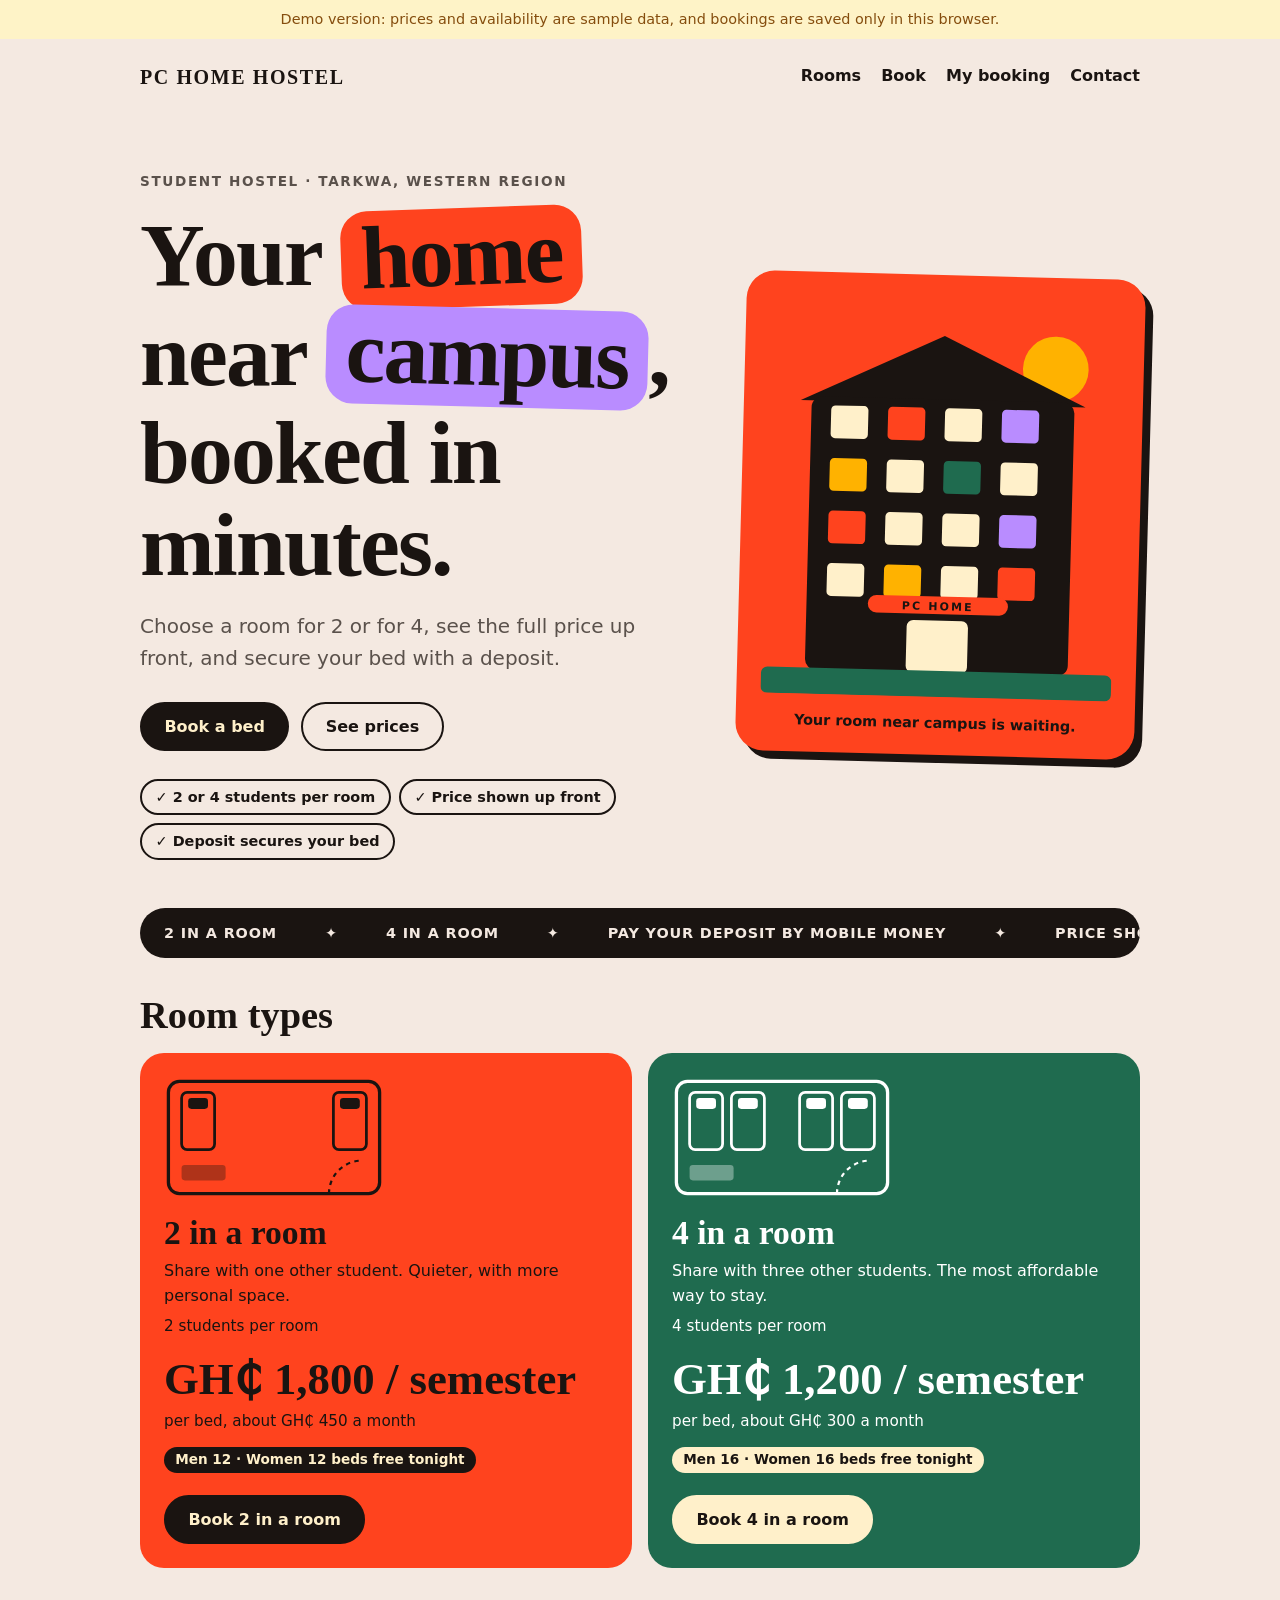
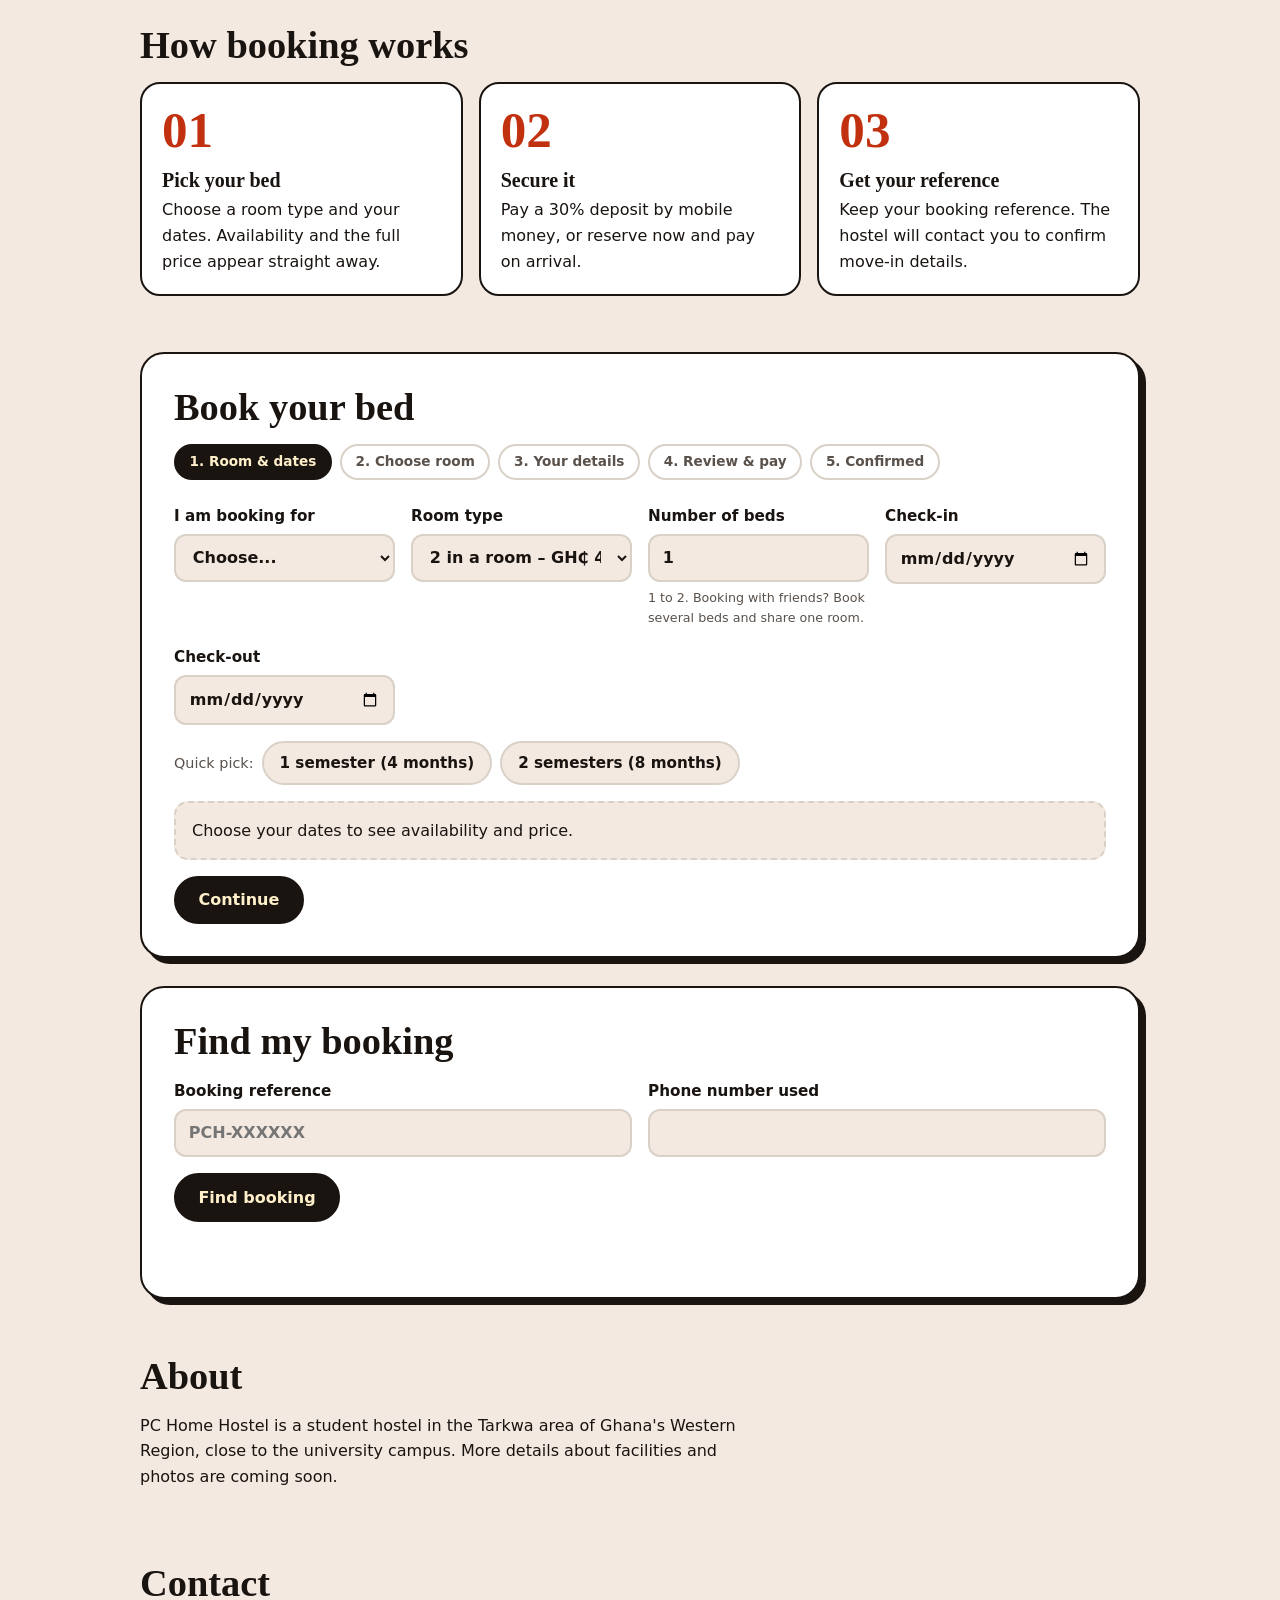
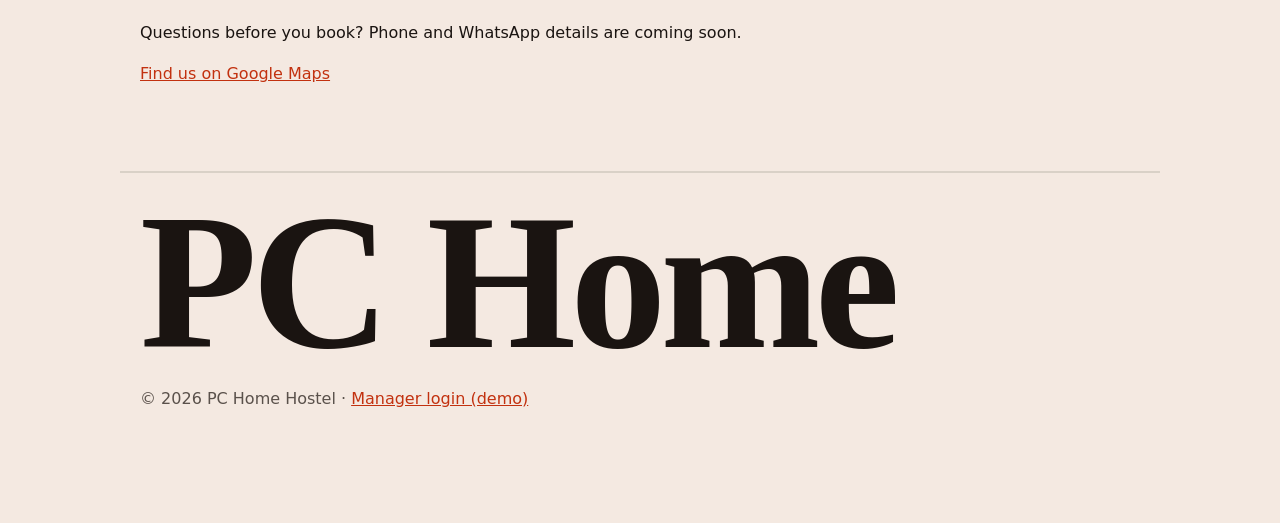
<file: index.html>
<!doctype html>
<html lang="en">
<head>
  <meta charset="utf-8">
  <meta name="viewport" content="width=device-width, initial-scale=1">
  <title>PC Home Hostel | Student Accommodation in Tarkwa</title>
  <meta name="theme-color" content="#FF431E">
  <meta name="description" content="Book a bed at PC Home Hostel, student accommodation in Tarkwa, Western Region, Ghana. Rooms for 2 or 4 students.">
  <link rel="stylesheet" href="style.css">
</head>
<body>
  <div class="demo-banner" role="note">Demo version: prices and availability are sample data, and bookings are saved only in this browser.</div>

  <header class="site-header">
    <a class="brand" href="#top">PC Home Hostel</a>
    <nav aria-label="Main">
      <a href="#rooms">Rooms</a>
      <a href="#book">Book</a>
      <a href="#lookup">My booking</a>
      <a href="#contact">Contact</a>
    </nav>
  </header>

  <main id="top">
    <section class="hero">
      <div class="hero-text">
        <p class="eyebrow">Student hostel &middot; Tarkwa, Western Region</p>
        <h1>Your <span class="hl hl-orange">home</span> near <span class="hl hl-purple">campus</span>, booked in minutes.</h1>
        <p class="lead">Choose a room for 2 or for 4, see the full price up front, and secure your bed with a deposit.</p>
        <div class="actions">
          <a class="button" href="#book">Book a bed</a>
          <a class="button ghost" href="#rooms">See prices</a>
        </div>
        <ul class="facts">
          <li>2 or 4 students per room</li>
          <li>Price shown up front</li>
          <li>Deposit secures your bed</li>
        </ul>
      </div>
      <div class="hero-art" aria-hidden="true">
        <svg viewBox="0 0 320 360" role="presentation">
          <circle cx="262" cy="58" r="30" fill="#FFB200"/>
          <path d="M30 92 L160 30 L290 92 Z" fill="#1A1411"/>
          <rect x="40" y="88" width="240" height="250" rx="10" fill="#1A1411"/>
          <rect x="58" y="96" width="34" height="30" rx="4" fill="#FFF0CA"/><rect x="110" y="96" width="34" height="30" rx="4" fill="#FF431E"/><rect x="162" y="96" width="34" height="30" rx="4" fill="#FFF0CA"/><rect x="214" y="96" width="34" height="30" rx="4" fill="#B98CFF"/><rect x="58" y="144" width="34" height="30" rx="4" fill="#FFB200"/><rect x="110" y="144" width="34" height="30" rx="4" fill="#FFF0CA"/><rect x="162" y="144" width="34" height="30" rx="4" fill="#1F6B4F"/><rect x="214" y="144" width="34" height="30" rx="4" fill="#FFF0CA"/><rect x="58" y="192" width="34" height="30" rx="4" fill="#FF431E"/><rect x="110" y="192" width="34" height="30" rx="4" fill="#FFF0CA"/><rect x="162" y="192" width="34" height="30" rx="4" fill="#FFF0CA"/><rect x="214" y="192" width="34" height="30" rx="4" fill="#B98CFF"/><rect x="58" y="240" width="34" height="30" rx="4" fill="#FFF0CA"/><rect x="110" y="240" width="34" height="30" rx="4" fill="#FFB200"/><rect x="162" y="240" width="34" height="30" rx="4" fill="#FFF0CA"/><rect x="214" y="240" width="34" height="30" rx="4" fill="#FF431E"/>
          <rect x="132" y="290" width="56" height="48" rx="6" fill="#FFF0CA"/>
          <rect x="96" y="268" width="128" height="16" rx="8" fill="#FF431E"/>
          <text x="160" y="280.5" text-anchor="middle" font-family="system-ui, sans-serif" font-size="10" font-weight="800" letter-spacing="2" fill="#1A1411">PC HOME</text>
          <rect x="0" y="336" width="320" height="24" rx="6" fill="#1F6B4F"/>
        </svg>
        <p class="art-tag">Your room near campus is waiting.</p>
      </div>
    </section>

    <div class="marquee" aria-hidden="true"><div class="marquee-track">
      <span>2 in a room</span><span>4 in a room</span><span>Pay your deposit by mobile money</span><span>Price shown up front</span><span>Tarkwa, Western Region</span>
      <span>2 in a room</span><span>4 in a room</span><span>Pay your deposit by mobile money</span><span>Price shown up front</span><span>Tarkwa, Western Region</span>
    </div></div>

    <section id="rooms">
      <h2>Room types</h2>
      <div class="cards" id="room-cards"></div>
    </section>

    <section id="how">
      <h2>How booking works</h2>
      <ol class="how">
        <li><strong>Pick your bed</strong><span>Choose a room type and your dates. Availability and the full price appear straight away.</span></li>
        <li><strong>Secure it</strong><span>Pay a 30% deposit by mobile money, or reserve now and pay on arrival.</span></li>
        <li><strong>Get your reference</strong><span>Keep your booking reference. The hostel will contact you to confirm move-in details.</span></li>
      </ol>
    </section>

    <section id="book" class="panel">
      <h2>Book your bed</h2>
      <ol class="steps" id="steps" aria-label="Booking steps">
        <li>Room &amp; dates</li><li>Choose room</li><li>Your details</li><li>Review &amp; pay</li><li>Confirmed</li>
      </ol>

      <!-- Step 1 -->
      <form id="step1" class="step" novalidate>
        <div class="grid">
          <label>I am booking for
            <select id="gender" required>
              <option value="">Choose...</option>
              <option value="male">Male</option>
              <option value="female">Female</option>
            </select>
          </label>
          <label>Room type
            <select id="type" required></select>
          </label>
          <label>Number of beds
            <input id="beds" type="number" min="1" max="2" value="1" inputmode="numeric" required>
            <small id="beds-help"></small>
          </label>
          <label>Check-in
            <input id="checkin" type="date" required>
          </label>
          <label>Check-out
            <input id="checkout" type="date" required>
          </label>
        </div>
        <div class="chips" role="group" aria-label="Quick stay length">
          <span class="chips-label">Quick pick:</span>
          <button type="button" class="chip" data-months="4" aria-pressed="false">1 semester (4 months)</button>
          <button type="button" class="chip" data-months="8" aria-pressed="false">2 semesters (8 months)</button>
        </div>
        <div id="quote" class="quote" aria-live="polite">Choose your dates to see availability and price.</div>
        <button class="button" id="to-details" type="submit">Continue</button>
      </form>

      <!-- Choose room -->
      <form id="steproom" class="step" hidden novalidate>
        <h3 id="room-title" tabindex="-1">Choose your room</h3>
        <p class="note" id="room-intro"></p>
        <p class="meta" id="room-sample" hidden>These are sample rooms for the demo. The manager loads the real room list.</p>
        <div class="room-tools">
          <label>Find a room number
            <input id="room-search" type="search" placeholder="For example A104" autocomplete="off">
          </label>
          <button class="button ghost" type="button" id="any-room">Give me any available room</button>
        </div>
        <p class="note" id="room-note" role="status"></p>
        <div id="room-grid" class="room-grid"></div>
        <p class="picked" id="room-picked"></p>
        <p class="error" id="err-room" role="alert"></p>
        <div class="actions">
          <button class="button ghost" type="button" data-back="1">Back</button>
          <button class="button" id="room-continue" type="submit" disabled>Continue</button>
        </div>
      </form>

      <!-- Step 2 -->
      <form id="step2" class="step" hidden novalidate>
        <div class="grid">
          <label>Full name
            <input id="name" type="text" autocomplete="name" required>
          </label>
          <label>Phone / WhatsApp
            <input id="phone" type="tel" autocomplete="tel" placeholder="024 000 0000" required>
          </label>
          <label>Email
            <input id="email" type="email" autocomplete="email" required>
          </label>
          <label>Notes (optional)
            <input id="notes" type="text" maxlength="200" placeholder="Anything we should know?">
          </label>
        </div>
        <p class="error" id="err2" role="alert"></p>
        <div class="actions">
          <button class="button ghost" type="button" data-back="2">Back</button>
          <button class="button" type="submit">Continue</button>
        </div>
      </form>

      <!-- Step 3 -->
      <form id="step3" class="step" hidden novalidate>
        <div id="review"></div>
        <fieldset class="pay">
          <legend>How would you like to secure your bed?</legend>
          <label class="radio"><input type="radio" name="pay" value="now" checked> Pay the deposit now with mobile money (simulated)</label>
          <label class="radio"><input type="radio" name="pay" value="later"> Reserve now and pay on arrival</label>
          <div id="momo" class="grid">
            <label>Network
              <select id="network"><option>MTN MoMo</option><option>Telecel Cash</option><option>AirtelTigo Money</option></select>
            </label>
            <label>Mobile money number
              <input id="momo-number" type="tel" placeholder="024 000 0000">
            </label>
          </div>
        </fieldset>
        <p class="error" id="err3" role="alert"></p>
        <div class="actions">
          <button class="button ghost" type="button" data-back="3">Back</button>
          <button class="button" id="confirm" type="submit">Confirm booking</button>
        </div>
      </form>

      <!-- Step 4 -->
      <div id="step4" class="step" hidden>
        <h3 id="done-title" tabindex="-1">Booking received</h3>
        <p class="ref">Your reference: <strong id="done-ref"></strong></p>
        <div id="done-summary"></div>
        <p class="note">Keep your reference and phone number. You can look up or cancel your booking below.</p>
        <div class="actions">
          <button class="button" type="button" id="print">Print / save</button>
          <button class="button ghost" type="button" id="again">Make another booking</button>
        </div>
      </div>
    </section>

    <section id="lookup" class="panel">
      <h2>Find my booking</h2>
      <form id="lookup-form" novalidate>
        <div class="grid">
          <label>Booking reference
            <input id="l-ref" type="text" placeholder="PCH-XXXXXX" autocapitalize="characters" required>
          </label>
          <label>Phone number used
            <input id="l-phone" type="tel" required>
          </label>
        </div>
        <button class="button" type="submit">Find booking</button>
      </form>
      <p class="error" id="l-err" role="alert"></p>
      <div id="l-result"></div>
    </section>

    <section id="about">
      <h2>About</h2>
      <p>PC Home Hostel is a student hostel in the Tarkwa area of Ghana's Western Region, close to the university campus. More details about facilities and photos are coming soon.</p>
    </section>

    <section id="contact">
      <h2>Contact</h2>
      <p>Questions before you book? Phone and WhatsApp details are coming soon.</p>
      <p><a href="https://www.google.com/maps/search/?api=1&amp;query=PC+Home+Hostel+Tarkwa">Find us on Google Maps</a></p>
    </section>
  </main>

  <footer class="site-footer">
    <p class="wordmark" aria-hidden="true">PC Home</p>
    <p>&copy; <span id="year"></span> PC Home Hostel &middot; <a href="admin.html">Manager login (demo)</a></p>
  </footer>
  <a class="button sticky-cta" id="sticky" href="#book">Book a bed</a>
  <script src="store.js"></script>
  <script src="script.js"></script>
</body>
</html>
</file>
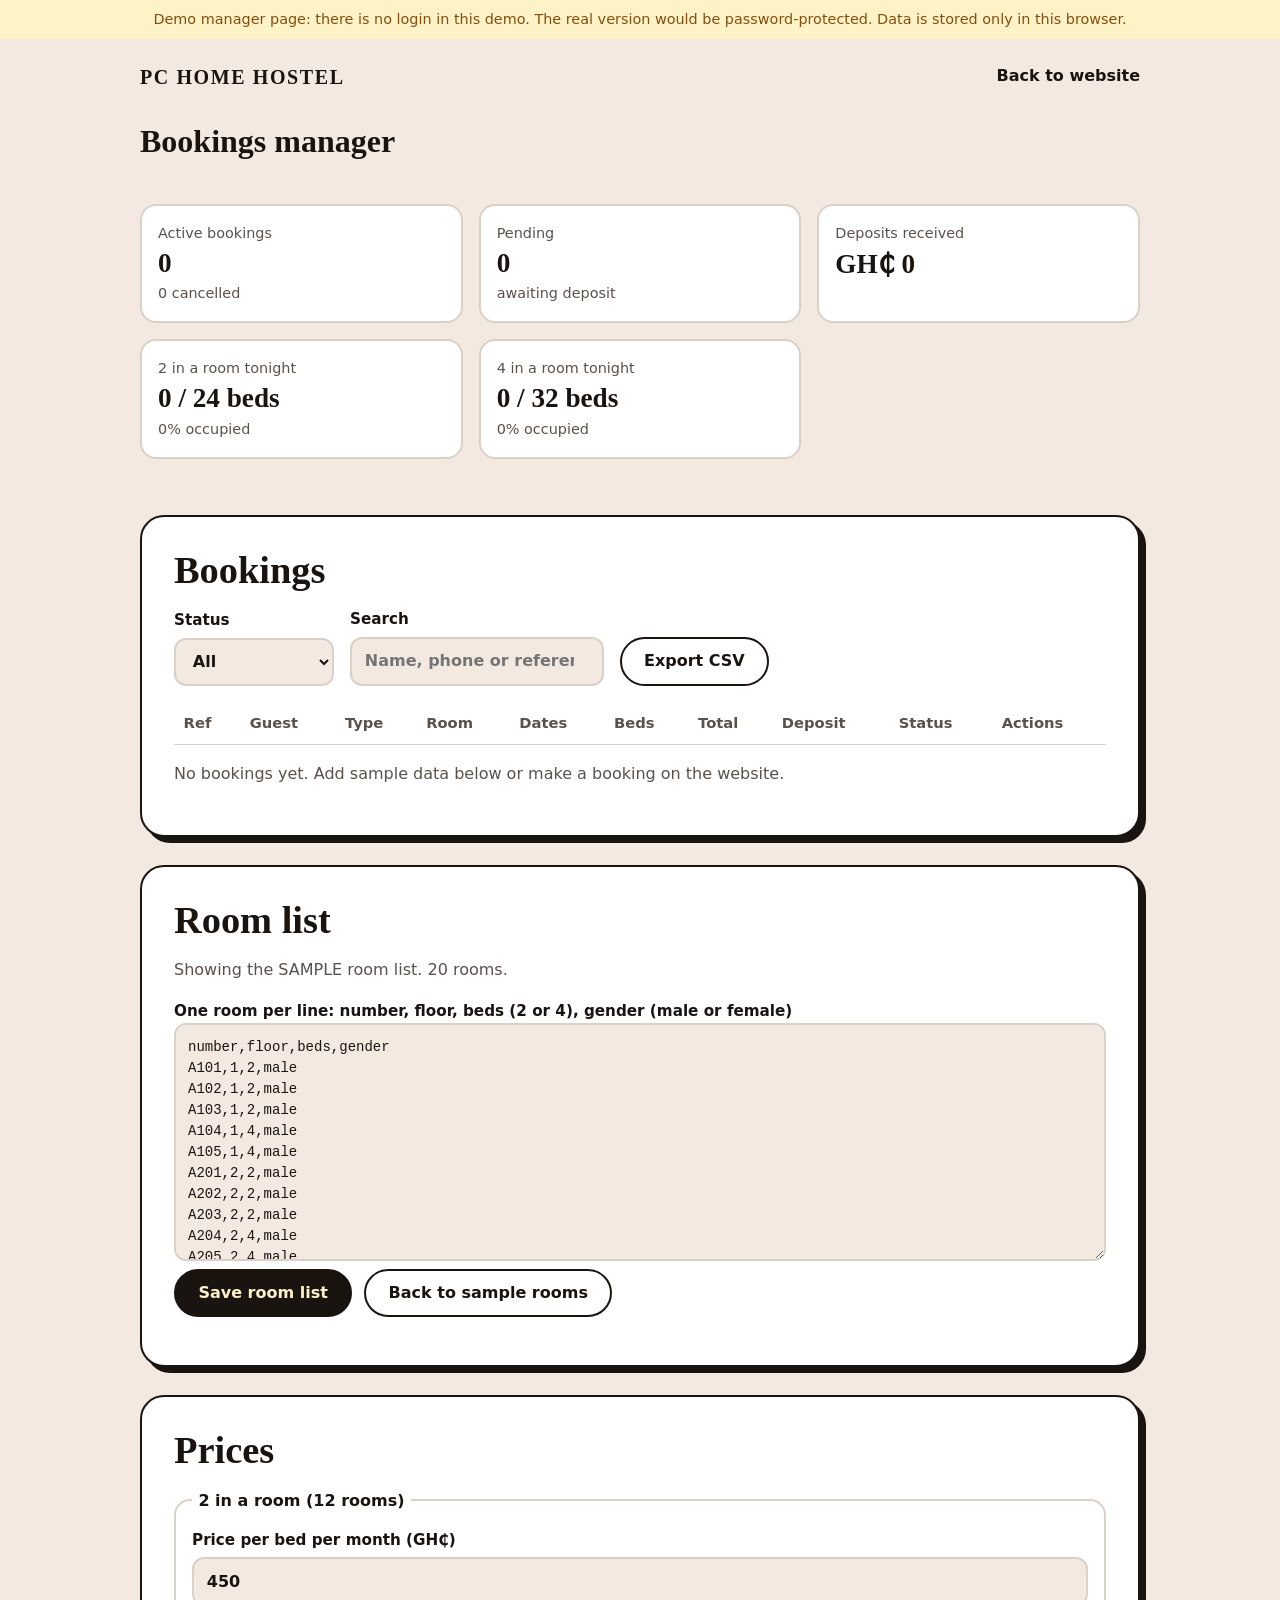
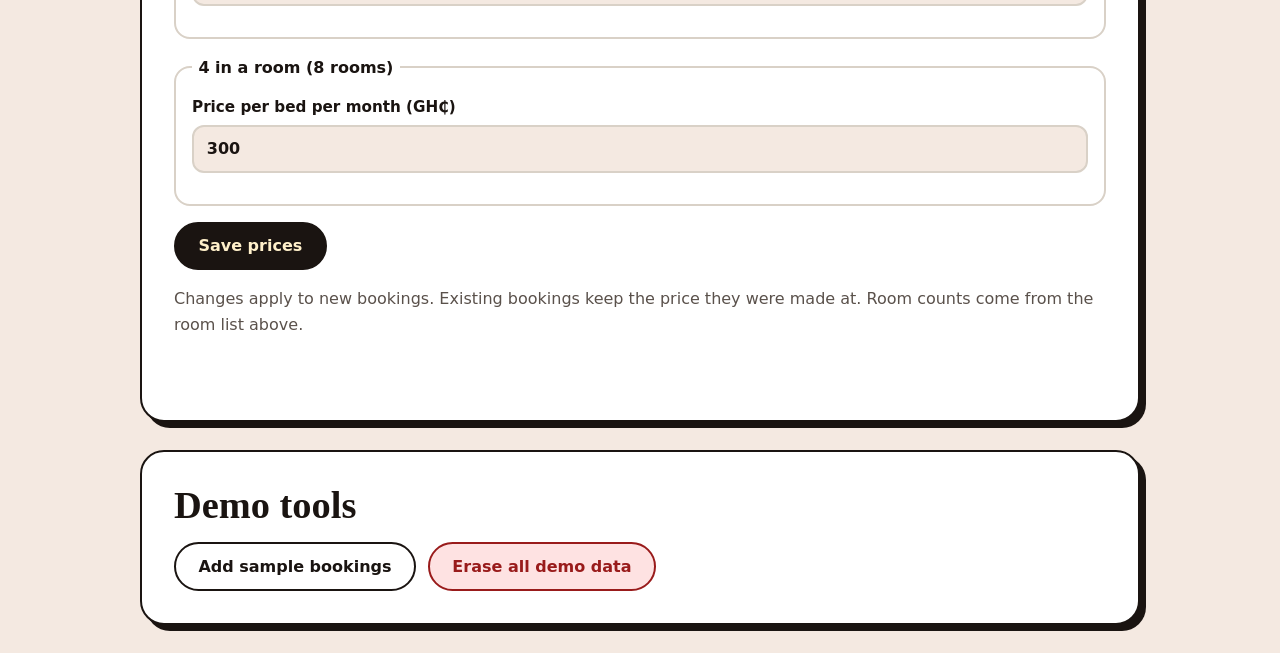
<file: admin.html>
<!doctype html>
<html lang="en">
<head>
  <meta charset="utf-8">
  <meta name="viewport" content="width=device-width, initial-scale=1">
  <meta name="robots" content="noindex">
  <title>Manager | PC Home Hostel</title>
  <link rel="stylesheet" href="style.css">
</head>
<body class="admin">
  <div class="demo-banner" role="note">Demo manager page: there is no login in this demo. The real version would be password-protected. Data is stored only in this browser.</div>
  <header class="site-header">
    <a class="brand" href="index.html">PC Home Hostel</a>
    <nav aria-label="Main"><a href="index.html">Back to website</a></nav>
  </header>
  <main>
    <h1 class="admin-title">Bookings manager</h1>

    <section id="stats" class="cards stats" aria-label="Summary"></section>

    <section class="panel">
      <h2>Bookings</h2>
      <div class="toolbar">
        <label>Status
          <select id="f-status"><option value="">All</option><option value="pending">Pending</option><option value="confirmed">Confirmed</option><option value="cancelled">Cancelled</option></select>
        </label>
        <label>Search
          <input id="f-q" type="search" placeholder="Name, phone or reference">
        </label>
        <button class="button ghost" id="export" type="button">Export CSV</button>
      </div>
      <div class="table-wrap">
        <table>
          <thead><tr><th>Ref</th><th>Guest</th><th>Type</th><th>Room</th><th>Dates</th><th>Beds</th><th>Total</th><th>Deposit</th><th>Status</th><th>Actions</th></tr></thead>
          <tbody id="rows"></tbody>
        </table>
      </div>
      <p id="move-msg" class="note" role="status"></p>
      <p id="empty" class="note" hidden>No bookings yet. Add sample data below or make a booking on the website.</p>
    </section>

    <section class="panel">
      <h2>Room list</h2>
      <p id="rl-status" class="note"></p>
      <label for="room-csv">One room per line: number, floor, beds (2 or 4), gender (male or female)</label>
      <textarea id="room-csv" rows="10" spellcheck="false"></textarea>
      <div class="actions">
        <button class="button" id="rl-apply" type="button">Save room list</button>
        <button class="button ghost" id="rl-reset" type="button">Back to sample rooms</button>
      </div>
      <p id="rl-msg" class="note" role="status"></p>
    </section>

    <section class="panel">
      <h2>Prices</h2>
      <form id="rooms-form" novalidate></form>
      <p class="note">Changes apply to new bookings. Existing bookings keep the price they were made at. Room counts come from the room list above.</p>
      <p class="error" id="r-msg" role="status"></p>
    </section>

    <section class="panel">
      <h2>Demo tools</h2>
      <div class="actions">
        <button class="button ghost" id="seed" type="button">Add sample bookings</button>
        <button class="button danger" id="reset" type="button">Erase all demo data</button>
      </div>
    </section>
  </main>
  <script src="store.js"></script>
  <script src="admin.js"></script>
</body>
</html>
</file>
<file: style.css>
/* PC Home Hostel: bold colour-block student look.
   Contrast checked: ink on orange 5.3:1, white on deep orange 5.6:1, white on green 6.4:1. */
:root {
  --ink: #1A1411; --cream: #FFF0CA; --orange: #FF431E; --green: #1F6B4F; --purple: #B98CFF; --amber: #FFB200;
  --bg: #F4E9E1; --fg: #1A1411; --muted: #5A514B; --surface: #FFFFFF; --line: #D9D1C7;
  --link: #C2310F; --btn-bg: #1A1411; --btn-fg: #FFF0CA;
  --good: #166534; --good-bg: #DCFCE7; --bad: #991B1B; --bad-bg: #FEE2E2; --warn: #854D0E; --warn-bg: #FEF3C7;
  --display: "Iowan Old Style", "Palatino Linotype", Palatino, "Book Antiqua", Georgia, serif;
  --body: system-ui, -apple-system, "Segoe UI", Roboto, sans-serif;
}
@media (prefers-color-scheme: dark) {
  :root { --bg: #14110F; --fg: #F3EBDD; --muted: #B8AEA6; --surface: #1F1A17; --line: #3A322D;
    --link: #FF6A4A; --btn-bg: #FF6A4A; --btn-fg: #14110F;
    --good: #86EFAC; --good-bg: #12301D; --bad: #FCA5A5; --bad-bg: #3A1616; --warn: #FDE68A; --warn-bg: #3A2F10; }
}
* { box-sizing: border-box; }
[hidden] { display: none !important; }
html { scroll-behavior: smooth; scroll-padding-top: 1rem; scroll-padding-bottom: 6rem; }
body { margin: 0; background: var(--bg); color: var(--fg); font: 16px/1.6 var(--body); }
a { color: var(--link); }
:focus-visible { outline: 3px solid var(--link); outline-offset: 3px; }
.hero :focus-visible, #room-cards .card :focus-visible { outline-color: var(--ink); }

.demo-banner { background: var(--warn-bg); color: var(--warn); text-align: center; padding: .5rem 1rem; font-size: .9rem; }
.site-header { display: flex; justify-content: space-between; align-items: center; flex-wrap: wrap; gap: .5rem 1rem; padding: 1rem 1.25rem; max-width: 1040px; margin: 0 auto; }
.brand { font: 700 1.25rem/1 var(--display); letter-spacing: .08em; text-transform: uppercase; color: var(--fg); text-decoration: none; }
nav { display: flex; flex-wrap: wrap; gap: .25rem 1.25rem; }
nav a { color: var(--fg); text-decoration: none; padding: .5rem 0; font-weight: 600; border-bottom: 2px solid transparent; }
nav a:hover { border-bottom-color: var(--link); }
main, .site-footer { max-width: 1040px; margin: 0 auto; padding: 0 1.25rem; }
section { padding: 1.75rem 0; }
h2 { margin: 0 0 1rem; font: 700 clamp(1.7rem, 4.5vw, 2.4rem)/1.1 var(--display); }

/* Buttons */
.button { display: inline-flex; align-items: center; justify-content: center; min-height: 48px; background: var(--btn-bg); color: var(--btn-fg); border: 2px solid var(--btn-bg); padding: .6rem 1.4rem; border-radius: 999px; text-decoration: none; font: inherit; font-weight: 700; cursor: pointer; transition: transform .15s ease, box-shadow .15s ease; }
.button:hover { transform: translateY(-2px); box-shadow: 0 6px 0 rgba(0,0,0,.18); }
.button:active { transform: translateY(0); box-shadow: none; }
.button:disabled { opacity: .6; cursor: progress; transform: none; box-shadow: none; }
.button.ghost { background: transparent; color: var(--fg); border-color: var(--fg); }
.button.danger { background: var(--bad-bg); color: var(--bad); border-color: var(--bad); }

/* Hero: big type with highlight pills + illustrated hostel */
.hero { display: grid; grid-template-columns: 1.25fr .9fr; gap: clamp(1.5rem, 4vw, 3rem); align-items: center; padding: clamp(1.5rem, 5vw, 3.5rem) 0 2rem; }
.eyebrow { margin: 0 0 1rem; font-size: .85rem; font-weight: 800; letter-spacing: .12em; text-transform: uppercase; color: var(--muted); }
.hero h1 { font: 700 clamp(2.7rem, 7.5vw, 5.6rem)/1.02 var(--display); letter-spacing: -.02em; margin: 0 0 1.25rem; }
.hl { display: inline-block; color: var(--ink); padding: 0 .22em .06em; border-radius: .3em; line-height: 1.05; }
.hl-orange { background: var(--orange); transform: rotate(-2deg); }
.hl-purple { background: var(--purple); transform: rotate(1.5deg); }
.hero .lead { font-size: clamp(1.05rem, 2.2vw, 1.25rem); color: var(--muted); margin: 0 0 1.75rem; max-width: 32rem; }
.actions { display: flex; gap: .75rem; flex-wrap: wrap; }
.facts { list-style: none; display: flex; flex-wrap: wrap; gap: .5rem; padding: 0; margin: 1.75rem 0 0; }
.facts li { font-size: .9rem; font-weight: 600; padding: .3rem .85rem; border: 2px solid var(--fg); border-radius: 999px; }
.facts li::before { content: "\2713  "; font-weight: 800; }
.hero-art { background: var(--orange); border-radius: 28px; padding: 1.75rem 1.5rem 1.25rem; transform: rotate(1.5deg); box-shadow: 8px 8px 0 var(--fg); }
.hero-art svg { display: block; width: 100%; height: auto; }
.art-tag { margin: .9rem 0 0; color: var(--ink); font-weight: 700; font-size: .9rem; text-align: center; }
@media (max-width: 760px) { .hero { grid-template-columns: 1fr; } .hero-art { max-width: 340px; justify-self: center; transform: rotate(1deg); } }

/* Marquee band */
.marquee { background: var(--fg); color: var(--bg); overflow: hidden; border-radius: 999px; margin: 1rem 0 .5rem; }
.marquee-track { display: flex; width: max-content; animation: marquee 32s linear infinite; }
.marquee span { padding: .85rem 1.5rem; font-weight: 800; letter-spacing: .06em; text-transform: uppercase; font-size: .9rem; white-space: nowrap; }
.marquee span::after { content: "\2726"; margin-left: 3rem; }
@keyframes marquee { to { transform: translateX(-50%); } }

/* Room cards: colour blocks */
.cards { display: grid; gap: 1rem; grid-template-columns: repeat(auto-fit, minmax(260px, 1fr)); }
#room-cards .card { border-radius: 24px; padding: 1.5rem; display: flex; flex-direction: column; align-items: flex-start; gap: .35rem; min-height: 270px; }
#room-cards .card:nth-child(odd) { background: var(--orange); color: var(--ink); --btn-bg: var(--ink); --btn-fg: var(--cream); }
#room-cards .card:nth-child(even) { background: var(--green); color: #fff; --btn-bg: var(--cream); --btn-fg: var(--ink); }
#room-cards .card .plan { width: 100%; max-width: 220px; height: auto; margin-bottom: .75rem; }
#room-cards .card h3 { margin: 0; font: 700 clamp(1.6rem, 4vw, 2.1rem)/1.1 var(--display); }
#room-cards .card p { margin: 0; }
#room-cards .card .price { font: 700 clamp(2rem, 6vw, 2.8rem)/1.05 var(--display); margin-top: .75rem; }
#room-cards .card .meta { font-size: .95rem; color: inherit; }
#room-cards .card .button { margin-top: auto; }
#room-cards .card .pill { background: var(--ink); color: var(--cream); margin: .5rem 0 1rem; }
#room-cards .card:nth-child(even) .pill { background: var(--cream); color: var(--ink); }
.pill { display: inline-block; padding: .15rem .7rem; border-radius: 999px; background: var(--good-bg); color: var(--good); font-size: .85rem; font-weight: 700; }
.meta { color: var(--muted); font-size: .9rem; }
.note { color: var(--muted); }

/* How it works */
.how { list-style: none; counter-reset: h; display: grid; gap: 1rem; grid-template-columns: repeat(auto-fit, minmax(220px, 1fr)); padding: 0; margin: 0; }
.how li { counter-increment: h; background: var(--surface); border: 2px solid var(--fg); color: var(--fg); border-radius: 20px; padding: 1.25rem; display: flex; flex-direction: column; gap: .35rem; }
.how li::before { content: "0" counter(h); font: 700 3.2rem/1 var(--display); color: var(--link); margin-bottom: .5rem; }
.how strong { font: 700 1.25rem var(--display); }

/* Panels, steps, forms */
.panel { background: var(--surface); border: 2px solid var(--fg); border-radius: 24px; padding: clamp(1.1rem, 4vw, 2rem); margin: 1.75rem 0; box-shadow: 6px 6px 0 var(--fg); }
.steps { list-style: none; display: flex; gap: .5rem; padding: 0; margin: 0 0 1.5rem; flex-wrap: wrap; counter-reset: s; }
.steps li { counter-increment: s; font-size: .85rem; font-weight: 600; color: var(--muted); padding: .3rem .85rem; border: 2px solid var(--line); border-radius: 999px; }
.steps li::before { content: counter(s) ". "; }
.steps li.current { color: var(--btn-fg); background: var(--btn-bg); border-color: var(--btn-bg); }
.steps li.done { color: var(--good); border-color: var(--good); }
.grid { display: grid; gap: 1rem; grid-template-columns: repeat(auto-fit, minmax(220px, 1fr)); margin-bottom: 1rem; }
label { display: flex; flex-direction: column; gap: .35rem; font-weight: 700; font-size: .95rem; }
label small { font-weight: 400; color: var(--muted); }
input, select { font: inherit; font-size: 16px; min-height: 48px; padding: .6rem .8rem; border: 2px solid var(--line); border-radius: 12px; background: var(--bg); color: var(--fg); width: 100%; }
input:hover, select:hover { border-color: var(--muted); }
fieldset { border: 2px solid var(--line); border-radius: 16px; margin: 1rem 0; padding: .9rem 1rem; }
legend { font-weight: 700; padding: 0 .4rem; }
label.radio { flex-direction: row; align-items: center; gap: .7rem; font-weight: 500; min-height: 44px; }
label.radio input { width: 1.25rem; min-height: 0; height: 1.25rem; accent-color: var(--link); }
.chips { display: flex; flex-wrap: wrap; align-items: center; gap: .5rem; margin-bottom: 1rem; }
.chips-label { color: var(--muted); font-size: .9rem; }
.chip { font: inherit; font-size: .95rem; font-weight: 600; min-height: 44px; padding: .45rem 1rem; border-radius: 999px; border: 2px solid var(--line); background: var(--bg); color: var(--fg); cursor: pointer; }
.chip:hover { border-color: var(--fg); }
.chip[aria-pressed="true"] { background: var(--btn-bg); color: var(--btn-fg); border-color: var(--btn-bg); }
.quote { padding: .9rem 1rem; border-radius: 14px; background: var(--bg); border: 2px dashed var(--line); margin-bottom: 1rem; }
.quote.good { border: 2px solid var(--good); background: var(--good-bg); color: var(--good); }
.quote.bad { border: 2px solid var(--bad); background: var(--bad-bg); color: var(--bad); }
.error { color: var(--bad); min-height: 1.4em; margin: .25rem 0 .75rem; font-weight: 700; }
.ref { font-size: 1.2rem; }
.ref strong { font-family: ui-monospace, Menlo, Consolas, monospace; letter-spacing: .05em; background: var(--cream); color: var(--ink); padding: .15rem .6rem; border-radius: 8px; }
.summary { display: grid; grid-template-columns: max-content 1fr; gap: .4rem 1.5rem; margin: .75rem 0 1rem; }
.summary dt { color: var(--muted); }
.summary dd { margin: 0; font-weight: 700; overflow-wrap: anywhere; }
#l-result { margin-top: 1rem; }
#about p, #contact p { max-width: 38rem; }
.site-footer { padding-top: 1.5rem; padding-bottom: 6rem; color: var(--muted); border-top: 2px solid var(--line); margin-top: 2.5rem; }

.wordmark { font: 700 clamp(4rem, 17vw, 12rem)/.9 var(--display); letter-spacing: -.03em; color: var(--fg); margin: 0 0 1rem; }

/* Mobile "Book a bed" bar */
.sticky-cta { display: none; }
@media (max-width: 640px) {
  .sticky-cta { display: flex; position: fixed; left: 1rem; right: 1rem; bottom: 1rem; z-index: 10; box-shadow: 0 8px 24px rgba(0,0,0,.3); transition: opacity .2s, transform .2s; }
  .sticky-cta.hide, body:has(input:focus, select:focus, textarea:focus) .sticky-cta { opacity: 0; pointer-events: none; transform: translateY(1rem); }
  .summary { grid-template-columns: 1fr; gap: 0; } .summary dd { margin-bottom: .6rem; }
  .panel { box-shadow: 4px 4px 0 var(--fg); }
}

/* Admin */
.admin-title { margin: .5rem 0 1rem; font: 700 2rem var(--display); }
.stats .card { background: var(--surface); border: 2px solid var(--line); border-radius: 16px; padding: 1rem; display: flex; flex-direction: column; gap: .2rem; align-items: flex-start; }
.stats .card p { margin: 0; } .big { font: 700 1.7rem var(--display); }
.toolbar { display: flex; gap: 1rem; align-items: flex-end; flex-wrap: wrap; margin-bottom: 1rem; }
.toolbar label { min-width: 160px; }
.table-wrap { overflow-x: auto; }
table { border-collapse: collapse; width: 100%; font-size: .92rem; }
th, td { text-align: left; padding: .6rem; border-bottom: 1px solid var(--line); vertical-align: top; }
th { color: var(--muted); font-weight: 700; white-space: nowrap; }
.badge { display: inline-block; padding: .1rem .6rem; border-radius: 999px; font-size: .8rem; font-weight: 700; }
.badge.confirmed { background: var(--good-bg); color: var(--good); }
.badge.pending { background: var(--warn-bg); color: var(--warn); }
.badge.cancelled { background: var(--bad-bg); color: var(--bad); }
.row-actions { display: flex; gap: .4rem; flex-wrap: wrap; }
.mini { font: inherit; font-size: .85rem; font-weight: 600; min-height: 36px; padding: .3rem .7rem; border-radius: 8px; border: 2px solid var(--line); background: var(--bg); color: var(--fg); cursor: pointer; }
.mini:hover { border-color: var(--fg); }
.mini.danger { color: var(--bad); border-color: var(--bad); }
@media (pointer: coarse) { .mini { min-height: 44px; } }
.room-set { margin-top: 0; }
@media (max-width: 640px) {
  table, thead, tbody, tr, td { display: block; } thead { position: absolute; left: -9999px; }
  tr { border: 2px solid var(--line); border-radius: 14px; margin-bottom: .75rem; padding: .4rem .7rem; background: var(--bg); }
  td { border: 0; padding: .25rem 0; } td::before { content: attr(data-label) ": "; color: var(--muted); font-weight: 700; }
}
@media (prefers-reduced-motion: reduce) { .marquee-track { animation: none; } html { scroll-behavior: auto; } .button, .sticky-cta { transition: none; } .button:hover { transform: none; box-shadow: none; } }
@media print { .demo-banner, .site-header, .site-footer, .actions, #rooms, #how, #lookup, .marquee, .wordmark, #about, #contact, .steps, .hero, .sticky-cta { display: none !important; } .panel { box-shadow: none; } }

/* Room picker */
#room-title { margin: 0 0 .25rem; font: 700 1.5rem var(--display); }
.room-tools { display: flex; gap: 1rem; align-items: flex-end; flex-wrap: wrap; margin: 1rem 0 .5rem; }
.room-tools label { flex: 1 1 220px; }
.room-grid { display: grid; gap: 1.25rem; margin: 1rem 0; }
.floor h4 { margin: 0 0 .5rem; font: 700 1rem var(--body); color: var(--muted); letter-spacing: .04em; text-transform: uppercase; }
.room-row { display: grid; gap: .6rem; grid-template-columns: repeat(auto-fill, minmax(104px, 1fr)); }
.room-tile { display: flex; flex-direction: column; align-items: flex-start; gap: .1rem; min-height: 64px; padding: .6rem .75rem; border: 2px solid var(--fg); border-radius: 14px; background: var(--bg); color: var(--fg); font: inherit; cursor: pointer; text-align: left; }
.room-tile strong { font: 700 1.1rem var(--display); }
.room-tile span { font-size: .85rem; color: var(--muted); }
.room-tile:hover:not(:disabled) { background: var(--cream); color: var(--ink); border-color: var(--ink); }
.room-tile:hover:not(:disabled) span { color: var(--ink); }
.room-tile[aria-pressed="true"] { background: var(--btn-bg); color: var(--btn-fg); border-color: var(--btn-bg); }
.room-tile[aria-pressed="true"] span { color: var(--btn-fg); }
.room-tile:disabled { border-style: dashed; border-color: var(--line); cursor: not-allowed; opacity: .75; }
.picked { margin: 0 0 .5rem; font-weight: 700; }
textarea { font: 14px/1.5 ui-monospace, Menlo, Consolas, monospace; padding: .75rem; border: 2px solid var(--line); border-radius: 12px; background: var(--bg); color: var(--fg); width: 100%; resize: vertical; }
select.mini { max-width: 11rem; }
</file>
